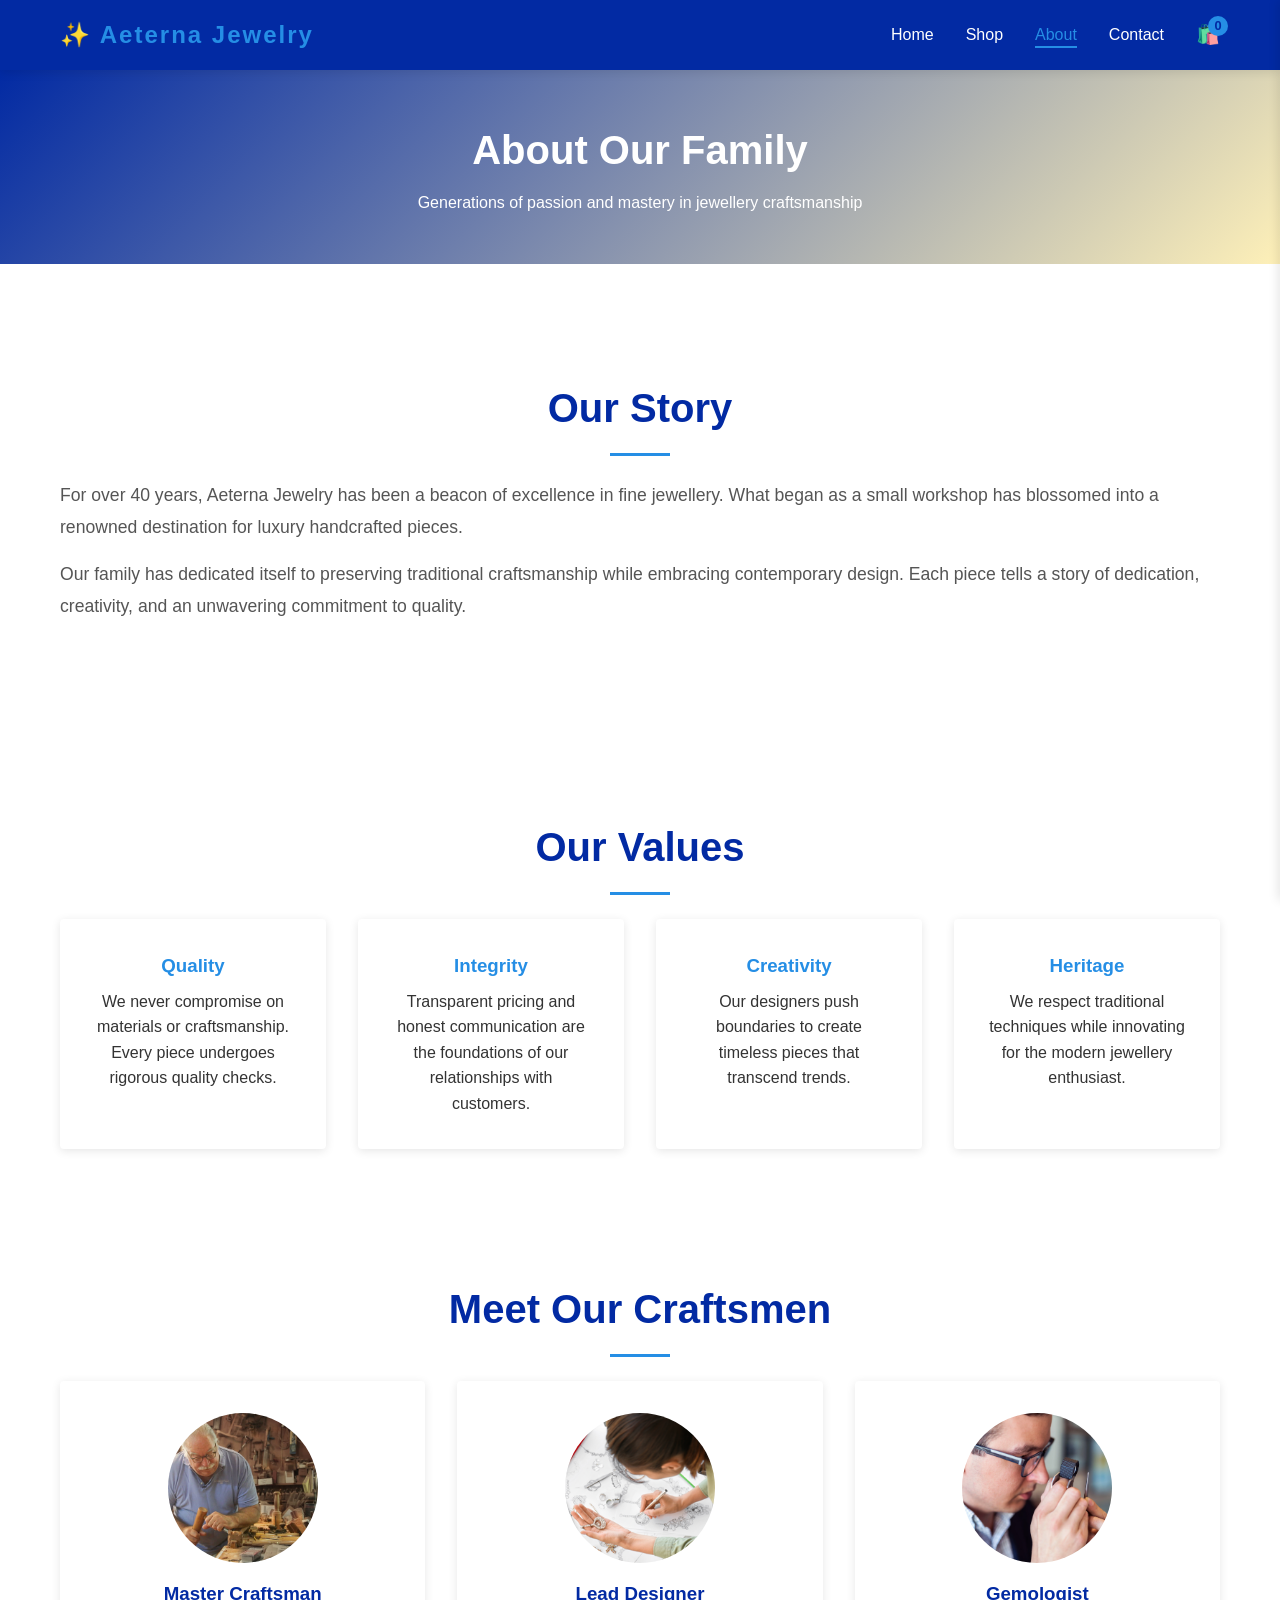
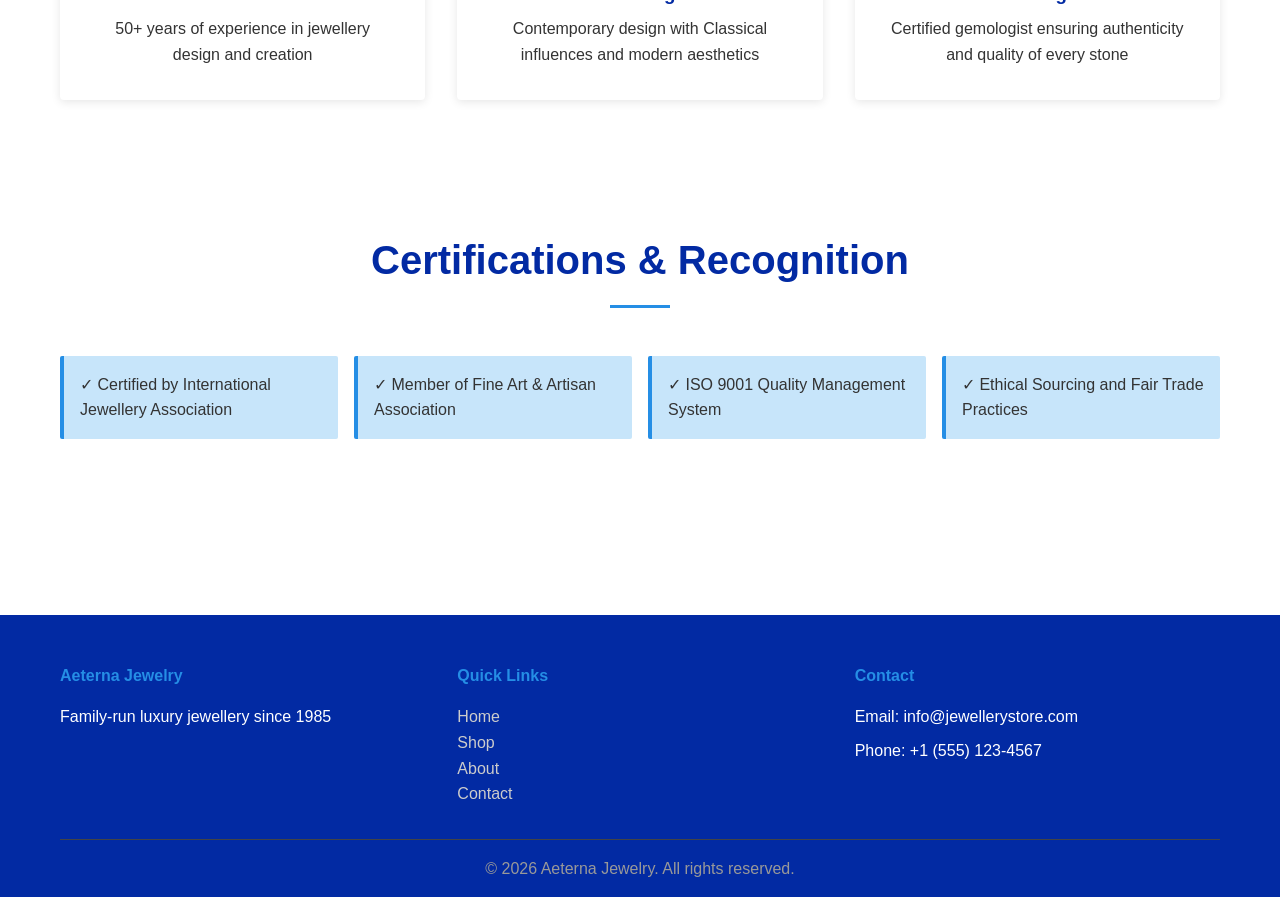
<file: pages/about.html>
<!DOCTYPE html>
<html lang="en">
<head>
    <meta charset="UTF-8">
    <meta name="viewport" content="width=device-width, initial-scale=1.0">
    <title>About - Aeterna Jewelry</title>
    <link rel="stylesheet" href="../css/styles.css">
</head>
<body>
    <!-- Navigation -->
    <nav class="navbar">
        <div class="nav-container">
            <div class="logo">
                <h1>✨ Aeterna Jewelry</h1>
            </div>
            <ul class="nav-menu">
                <li><a href="../index.html" class="nav-link">Home</a></li>
                <li><a href="shop.html" class="nav-link">Shop</a></li>
                <li><a href="about.html" class="nav-link active">About</a></li>
                <li><a href="contact.html" class="nav-link">Contact</a></li>
                <li><a href="#" class="nav-link cart-icon" onclick="toggleCart(event)">
                    <span id="cart-count" class="cart-badge">0</span> 🛍️
                </a></li>
            </ul>
        </div>
    </nav>

    <!-- Page Header -->
    <section class="page-header">
        <h1>About Our Family</h1>
        <p>Generations of passion and mastery in jewellery craftsmanship</p>
    </section>

    <!-- Main Content -->
    <div class="container page-content">
        <!-- Story Section -->
        <section class="story-section">
            <h2>Our Story</h2>
            <p>
                For over 40 years, Aeterna Jewelry has been a beacon of excellence in fine jewellery. 
                What began as a small workshop has blossomed into a renowned destination for luxury handcrafted pieces.
            </p>
            <p>
                Our family has dedicated itself to preserving traditional craftsmanship while embracing 
                contemporary design. Each piece tells a story of dedication, creativity, and an unwavering 
                commitment to quality.
            </p>
        </section>

        <!-- Values Section -->
        <section class="values-section">
            <h2>Our Values</h2>
            <div class="values-grid">
                <div class="value-card">
                    <h3>Quality</h3>
                    <p>We never compromise on materials or craftsmanship. Every piece undergoes rigorous quality checks.</p>
                </div>
                <div class="value-card">
                    <h3>Integrity</h3>
                    <p>Transparent pricing and honest communication are the foundations of our relationships with customers.</p>
                </div>
                <div class="value-card">
                    <h3>Creativity</h3>
                    <p>Our designers push boundaries to create timeless pieces that transcend trends.</p>
                </div>
                <div class="value-card">
                    <h3>Heritage</h3>
                    <p>We respect traditional techniques while innovating for the modern jewellery enthusiast.</p>
                </div>
            </div>
        </section>

        <!-- Team Section -->
        <section class="team-section">
            <h2>Meet Our Craftsmen</h2>
            <div class="team-grid">
                <div class="team-member">
                    <div class="member-avatar"><img src="../img/mastercraftsman.jpg" alt="Master Craftsman"></div>
                    <h3>Master Craftsman</h3>
                    <p>50+ years of experience in jewellery design and creation</p>
                </div>
                <div class="team-member">
                    <div class="member-avatar"><img src="../img/fem-jewel-designer.png" alt="Lead Designer"></div>
                    <h3>Lead Designer</h3>
                    <p>Contemporary design with Classical influences and modern aesthetics</p>
                </div>
                <div class="team-member">
                    <div class="member-avatar"><img src="../img/male-gemolo.png" alt="Gemologist"></div>
                    <h3>Gemologist</h3>
                    <p>Certified gemologist ensuring authenticity and quality of every stone</p>
                </div>
            </div>
        </section>

        <!-- Certifications Section -->
        <section class="certifications-section">
            <h2>Certifications & Recognition</h2>
            <div class="certifications-list">
                <div class="cert-item">✓ Certified by International Jewellery Association</div>
                <div class="cert-item">✓ Member of Fine Art & Artisan Association</div>
                <div class="cert-item">✓ ISO 9001 Quality Management System</div>
                <div class="cert-item">✓ Ethical Sourcing and Fair Trade Practices</div>
            </div>
        </section>
    </div>

    <!-- Footer -->
    <footer class="footer">
        <div class="container">
            <div class="footer-content">
                <div class="footer-section">
                    <h4>Aeterna Jewelry</h4>
                    <p>Family-run luxury jewellery since 1985</p>
                </div>
                <div class="footer-section">
                    <h4>Quick Links</h4>
                    <ul>
                        <li><a href="../index.html">Home</a></li>
                        <li><a href="shop.html">Shop</a></li>
                        <li><a href="about.html">About</a></li>
                        <li><a href="contact.html">Contact</a></li>
                    </ul>
                </div>
                <div class="footer-section">
                    <h4>Contact</h4>
                    <p>Email: info@jewellerystore.com</p>
                    <p>Phone: +1 (555) 123-4567</p>
                </div>
            </div>
            <div class="footer-bottom">
                <p>&copy; 2026 Aeterna Jewelry. All rights reserved.</p>
            </div>
        </div>
    </footer>

    <!-- Shopping Cart Sidebar -->
    <div id="cart-sidebar" class="cart-sidebar">
        <div class="cart-header">
            <h3>Shopping Cart</h3>
            <button onclick="toggleCart()" class="close-btn">&times;</button>
        </div>
        <div id="cart-items" class="cart-items">
            <p class="empty-message">Your cart is empty</p>
        </div>
        <div class="cart-footer">
            <div class="cart-total">
                <strong>Total:</strong>
                <span id="cart-total">$0.00</span>
            </div>
            <button onclick="checkout()" class="btn btn-primary btn-full">Proceed to Checkout</button>
        </div>
    </div>

    <div id="cart-overlay" class="cart-overlay" onclick="toggleCart()"></div>

    <script src="../js/products.js"></script>
    <script src="../js/cart.js"></script>
    <script src="../js/main.js"></script>
</body>
</html>
</file>
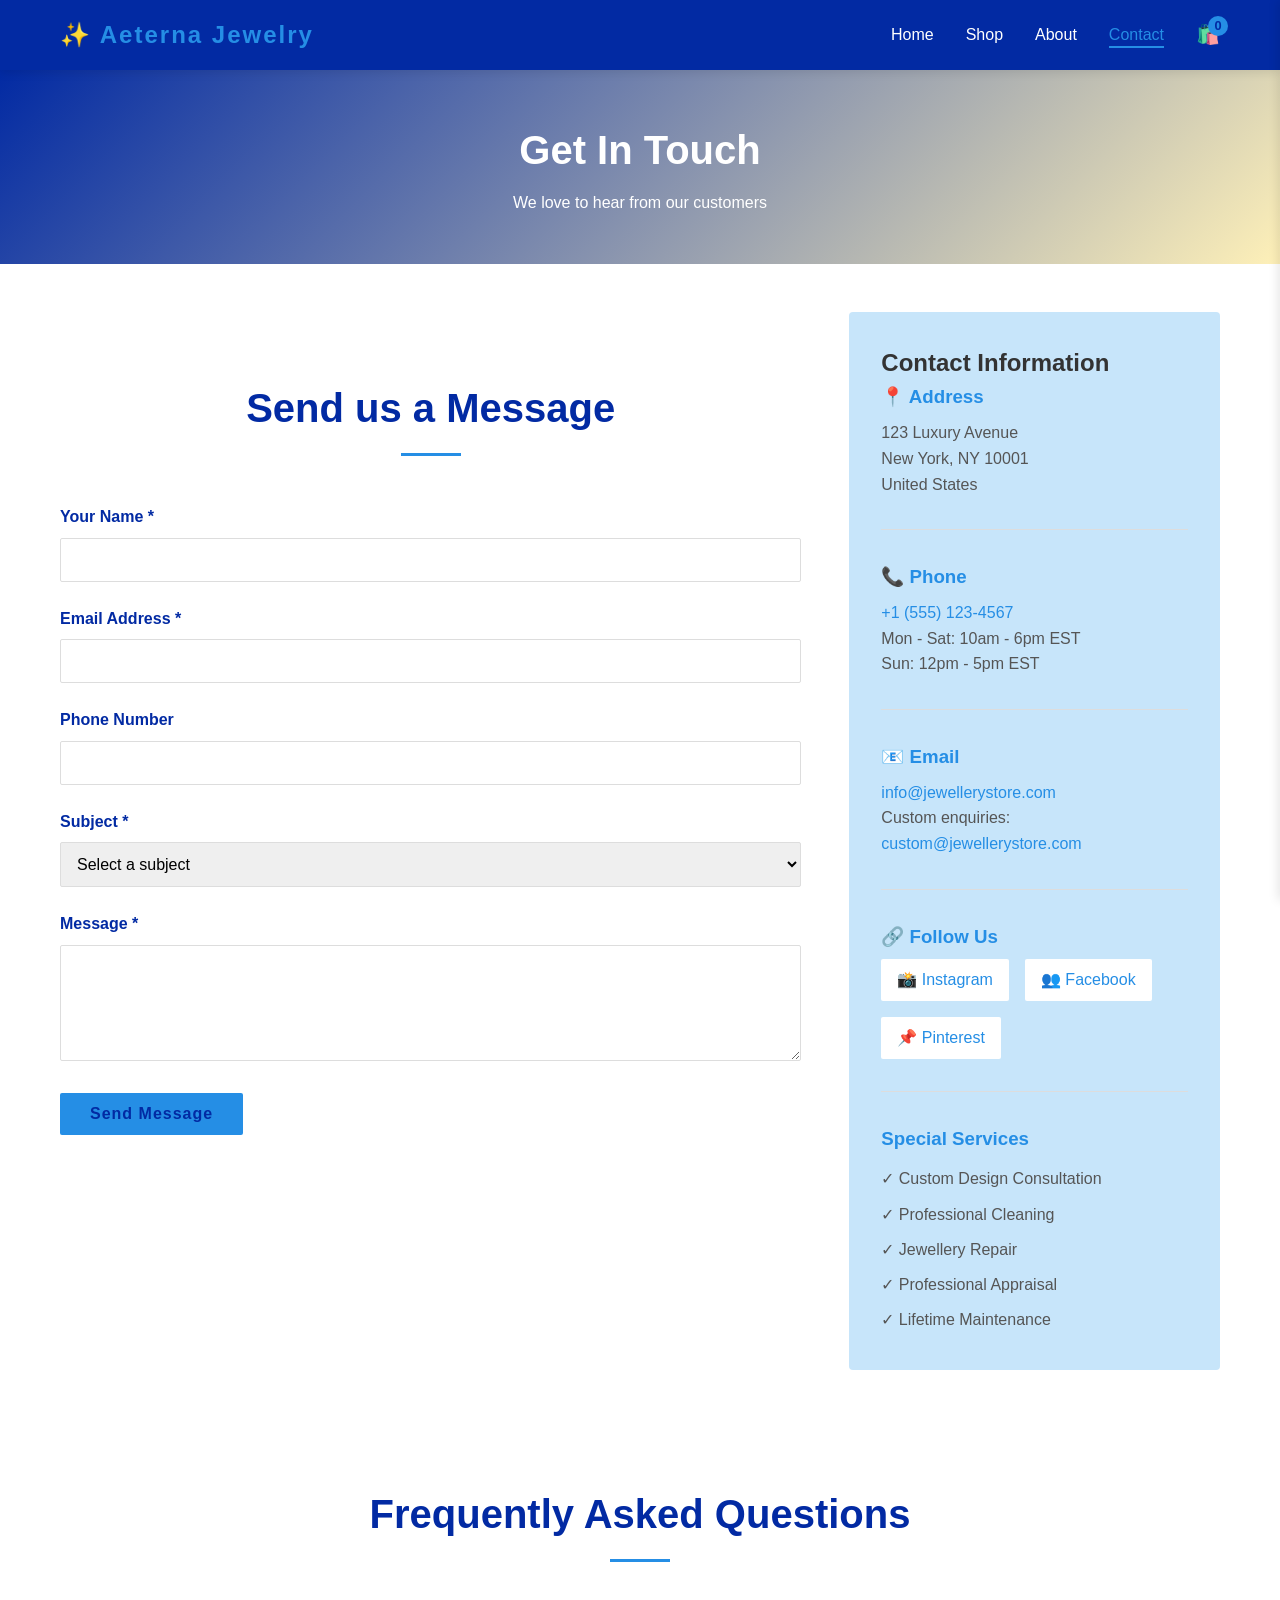
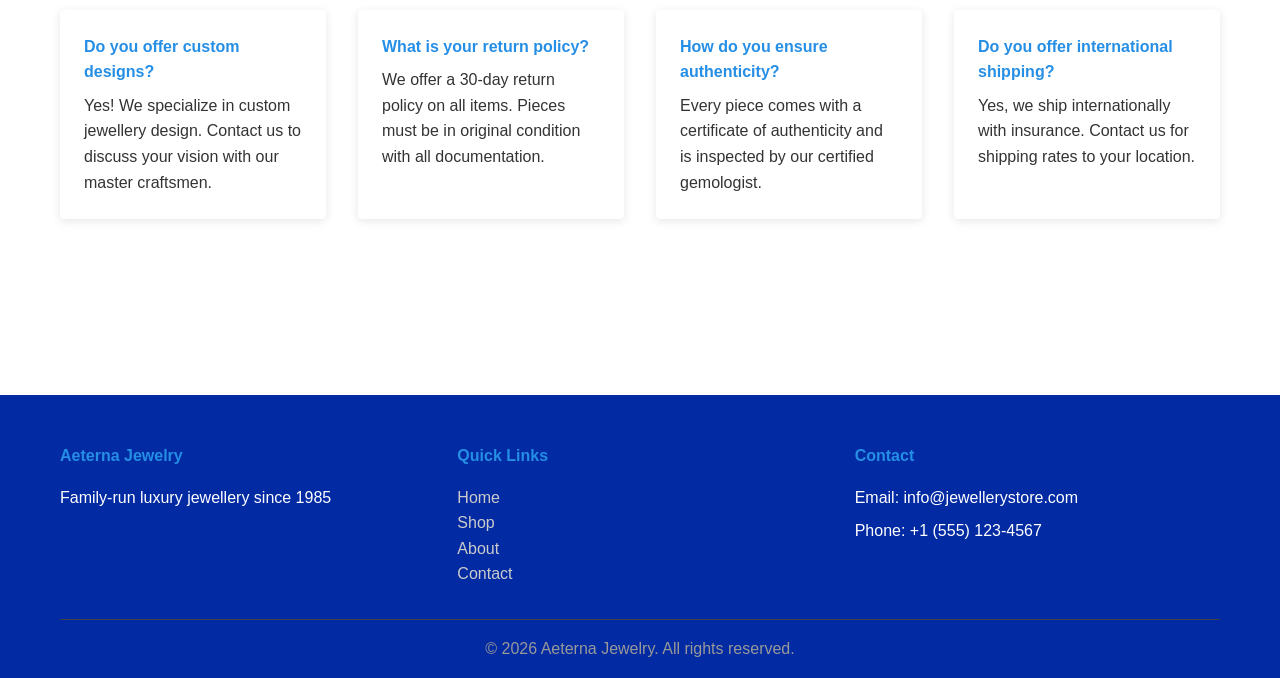
<file: pages/contact.html>
<!DOCTYPE html>
<html lang="en">
<head>
    <meta charset="UTF-8">
    <meta name="viewport" content="width=device-width, initial-scale=1.0">
    <title>Contact - Aeterna Jewelry</title>
    <link rel="stylesheet" href="../css/styles.css">
</head>
<body>
    <!-- Navigation -->
    <nav class="navbar">
        <div class="nav-container">
            <div class="logo">
                <h1>✨ Aeterna Jewelry</h1>
            </div>
            <ul class="nav-menu">
                <li><a href="../index.html" class="nav-link">Home</a></li>
                <li><a href="shop.html" class="nav-link">Shop</a></li>
                <li><a href="about.html" class="nav-link">About</a></li>
                <li><a href="contact.html" class="nav-link active">Contact</a></li>
                <li><a href="#" class="nav-link cart-icon" onclick="toggleCart(event)">
                    <span id="cart-count" class="cart-badge">0</span> 🛍️
                </a></li>
            </ul>
        </div>
    </nav>

    <!-- Page Header -->
    <section class="page-header">
        <h1>Get In Touch</h1>
        <p>We love to hear from our customers</p>
    </section>

    <!-- Contact Section -->
    <div class="container page-content">
        <div class="contact-wrapper">
            <!-- Contact Form -->
            <section class="contact-form-section">
                <h2>Send us a Message</h2>
                <form id="contact-form" class="contact-form" onsubmit="handleContactForm(event)">
                    <div class="form-group">
                        <label for="name">Your Name *</label>
                        <input type="text" id="name" name="name" required>
                    </div>
                    <div class="form-group">
                        <label for="email">Email Address *</label>
                        <input type="email" id="email" name="email" required>
                    </div>
                    <div class="form-group">
                        <label for="phone">Phone Number</label>
                        <input type="tel" id="phone" name="phone">
                    </div>
                    <div class="form-group">
                        <label for="subject">Subject *</label>
                        <select id="subject" name="subject" required>
                            <option value="">Select a subject</option>
                            <option value="general">General Inquiry</option>
                            <option value="custom">Custom Design</option>
                            <option value="repair">Repair & Maintenance</option>
                            <option value="appraisal">Appraisal</option>
                            <option value="other">Other</option>
                        </select>
                    </div>
                    <div class="form-group">
                        <label for="message">Message *</label>
                        <textarea id="message" name="message" rows="5" required></textarea>
                    </div>
                    <button type="submit" class="btn btn-primary">Send Message</button>
                    <p class="form-note" id="form-message" style="display:none;"></p>
                </form>
            </section>

            <!-- Contact Information -->
            <aside class="contact-info-section">
                <h2>Contact Information</h2>
                
                <div class="info-block">
                    <h3>📍 Address</h3>
                    <p>123 Luxury Avenue<br>New York, NY 10001<br>United States</p>
                </div>

                <div class="info-block">
                    <h3>📞 Phone</h3>
                    <p><a href="tel:+15551234567">+1 (555) 123-4567</a></p>
                    <p>Mon - Sat: 10am - 6pm EST<br>Sun: 12pm - 5pm EST</p>
                </div>

                <div class="info-block">
                    <h3>📧 Email</h3>
                    <p><a href="mailto:info@jewellerystore.com">info@jewellerystore.com</a></p>
                    <p>Custom enquiries: <a href="mailto:custom@jewellerystore.com">custom@jewellerystore.com</a></p>
                </div>

                <div class="info-block">
                    <h3>🔗 Follow Us</h3>
                    <div class="social-links">
                        <a href="#" title="Instagram">📸 Instagram</a>
                        <a href="#" title="Facebook">👥 Facebook</a>
                        <a href="#" title="Pinterest">📌 Pinterest</a>
                    </div>
                </div>

                <div class="info-block">
                    <h3>Special Services</h3>
                    <ul class="services-list">
                        <li>✓ Custom Design Consultation</li>
                        <li>✓ Professional Cleaning</li>
                        <li>✓ Jewellery Repair</li>
                        <li>✓ Professional Appraisal</li>
                        <li>✓ Lifetime Maintenance</li>
                    </ul>
                </div>
            </aside>
        </div>

        <!-- FAQ Section -->
        <section class="faq-section">
            <h2>Frequently Asked Questions</h2>
            <div class="faq-grid">
                <div class="faq-item">
                    <h4>Do you offer custom designs?</h4>
                    <p>Yes! We specialize in custom jewellery design. Contact us to discuss your vision with our master craftsmen.</p>
                </div>
                <div class="faq-item">
                    <h4>What is your return policy?</h4>
                    <p>We offer a 30-day return policy on all items. Pieces must be in original condition with all documentation.</p>
                </div>
                <div class="faq-item">
                    <h4>How do you ensure authenticity?</h4>
                    <p>Every piece comes with a certificate of authenticity and is inspected by our certified gemologist.</p>
                </div>
                <div class="faq-item">
                    <h4>Do you offer international shipping?</h4>
                    <p>Yes, we ship internationally with insurance. Contact us for shipping rates to your location.</p>
                </div>
            </div>
        </section>
    </div>

    <!-- Footer -->
    <footer class="footer">
        <div class="container">
            <div class="footer-content">
                <div class="footer-section">
                    <h4>Aeterna Jewelry</h4>
                    <p>Family-run luxury jewellery since 1985</p>
                </div>
                <div class="footer-section">
                    <h4>Quick Links</h4>
                    <ul>
                        <li><a href="../index.html">Home</a></li>
                        <li><a href="shop.html">Shop</a></li>
                        <li><a href="about.html">About</a></li>
                        <li><a href="contact.html">Contact</a></li>
                    </ul>
                </div>
                <div class="footer-section">
                    <h4>Contact</h4>
                    <p>Email: info@jewellerystore.com</p>
                    <p>Phone: +1 (555) 123-4567</p>
                </div>
            </div>
            <div class="footer-bottom">
                <p>&copy; 2026 Aeterna Jewelry. All rights reserved.</p>
            </div>
        </div>
    </footer>

    <!-- Shopping Cart Sidebar -->
    <div id="cart-sidebar" class="cart-sidebar">
        <div class="cart-header">
            <h3>Shopping Cart</h3>
            <button onclick="toggleCart()" class="close-btn">&times;</button>
        </div>
        <div id="cart-items" class="cart-items">
            <p class="empty-message">Your cart is empty</p>
        </div>
        <div class="cart-footer">
            <div class="cart-total">
                <strong>Total:</strong>
                <span id="cart-total">$0.00</span>
            </div>
            <button onclick="checkout()" class="btn btn-primary btn-full">Proceed to Checkout</button>
        </div>
    </div>

    <div id="cart-overlay" class="cart-overlay" onclick="toggleCart()"></div>

    <script src="../js/products.js"></script>
    <script src="../js/cart.js"></script>
    <script src="../js/contact.js"></script>
</body>
</html>
</file>
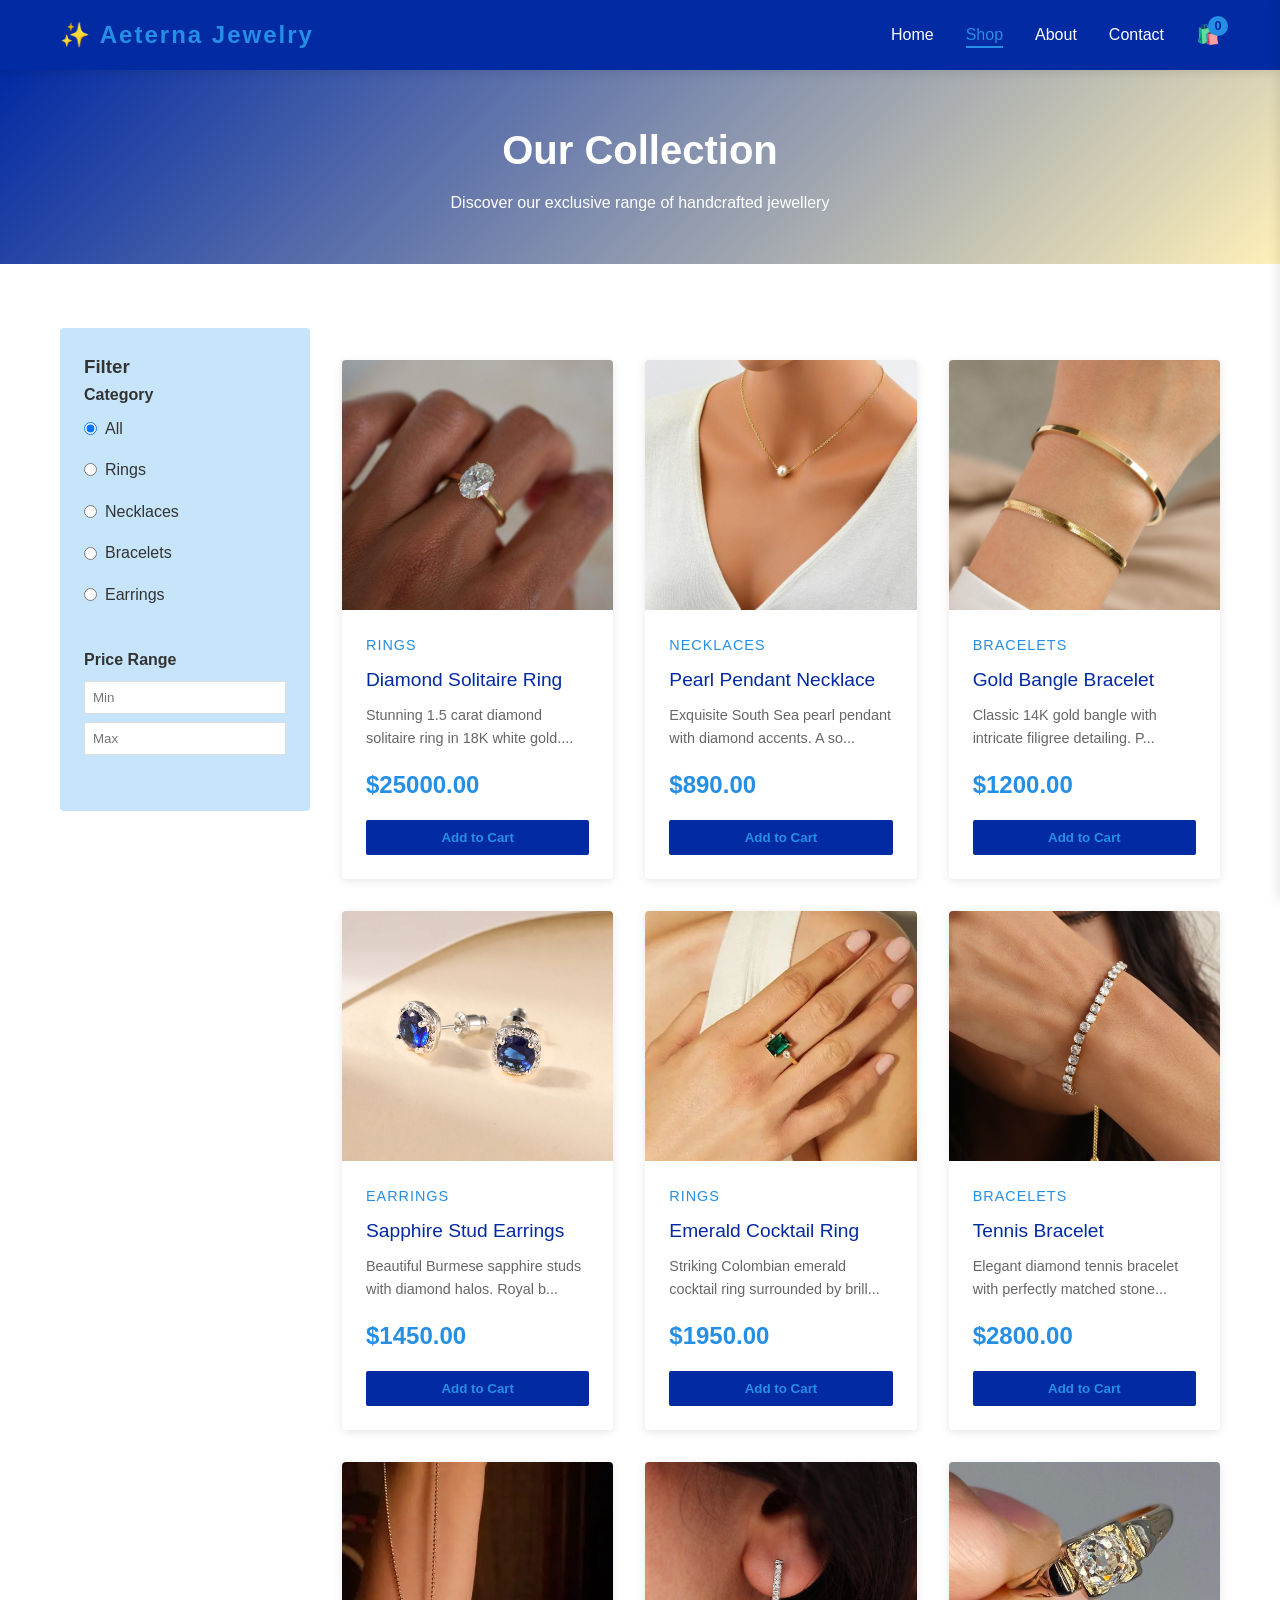
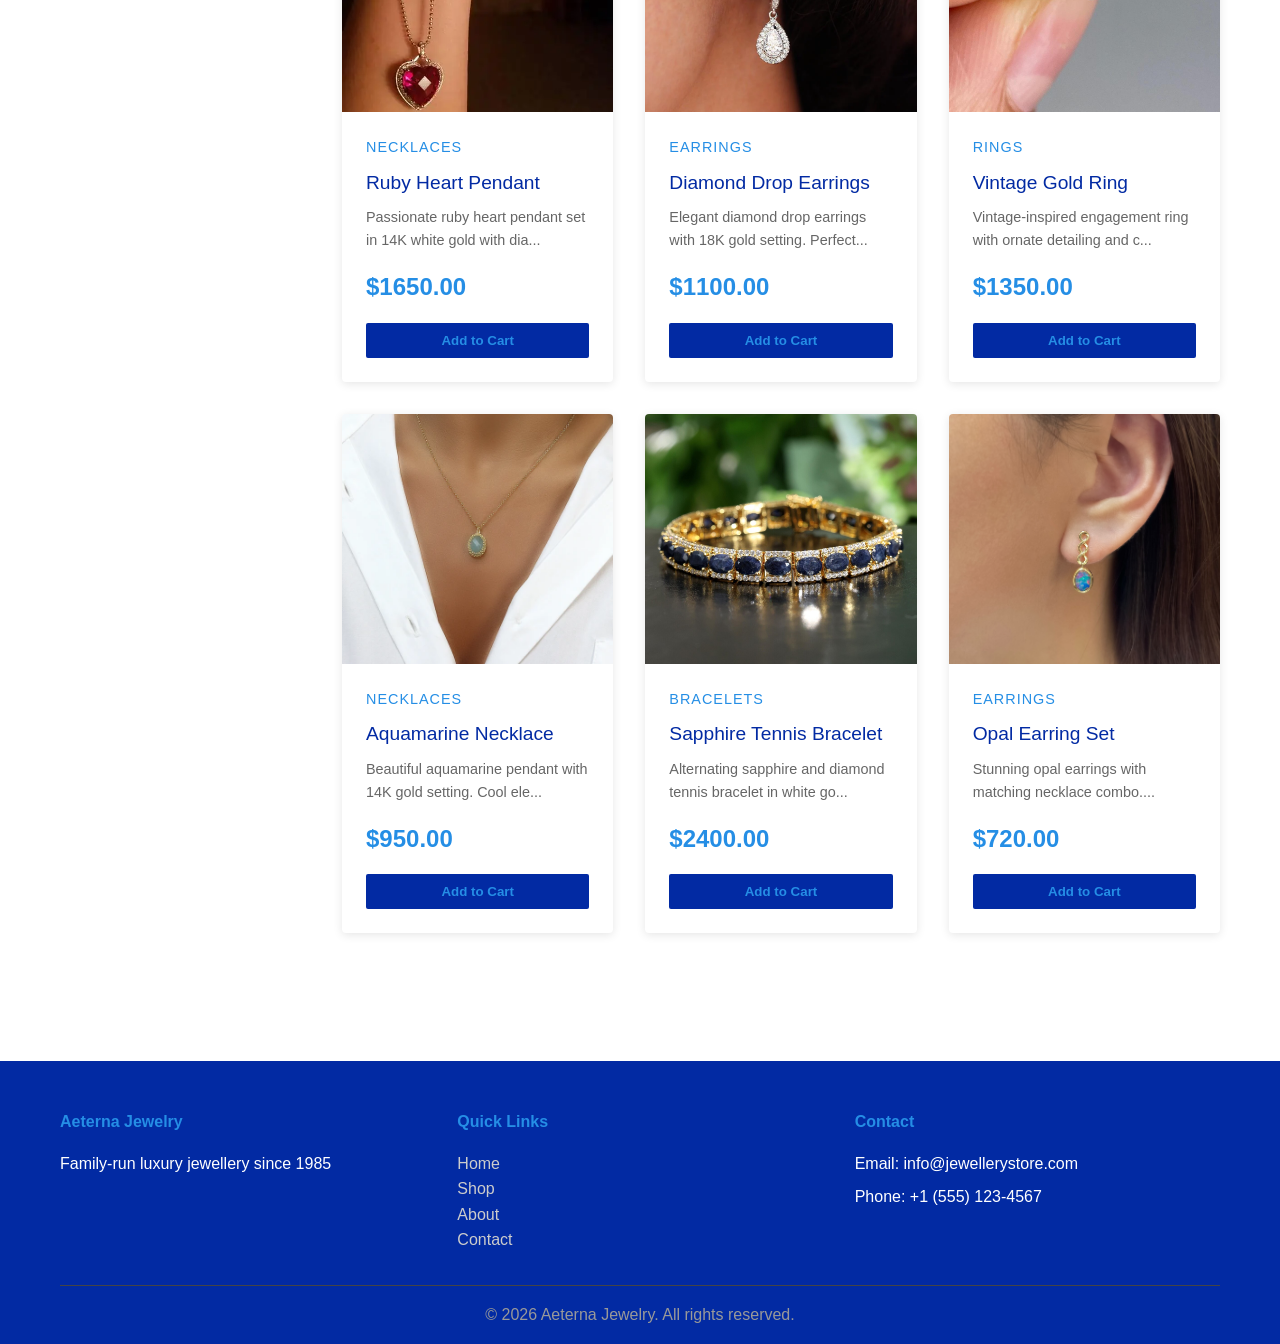
<file: pages/shop.html>
<!DOCTYPE html>
<html lang="en">
<head>
    <meta charset="UTF-8">
    <meta name="viewport" content="width=device-width, initial-scale=1.0">
    <title>Shop - Aeterna Jewelry</title>
    <link rel="stylesheet" href="../css/styles.css">
</head>
<body>
    <!-- Navigation -->
    <nav class="navbar">
        <div class="nav-container">
            <div class="logo">
                <h1>✨ Aeterna Jewelry</h1>
            </div>
            <ul class="nav-menu">
                <li><a href="../index.html" class="nav-link">Home</a></li>
                <li><a href="shop.html" class="nav-link active">Shop</a></li>
                <li><a href="about.html" class="nav-link">About</a></li>
                <li><a href="contact.html" class="nav-link">Contact</a></li>
                <li><a href="#" class="nav-link cart-icon" onclick="toggleCart(event)">
                    <span id="cart-count" class="cart-badge">0</span> 🛍️
                </a></li>
            </ul>
        </div>
    </nav>

    <!-- Page Header -->
    <section class="page-header">
        <h1>Our Collection</h1>
        <p>Discover our exclusive range of handcrafted jewellery</p>
    </section>

    <!-- Shop Section -->
    <section class="shop-section">
        <div class="container">
            <!-- Filters -->
            <aside class="filters">
                <h3>Filter</h3>
                <div class="filter-group">
                    <label><strong>Category</strong></label>
                    <div class="filter-options">
                        <label><input type="radio" name="category" value="all" checked onchange="filterProducts()"> All</label>
                        <label><input type="radio" name="category" value="rings" onchange="filterProducts()"> Rings</label>
                        <label><input type="radio" name="category" value="necklaces" onchange="filterProducts()"> Necklaces</label>
                        <label><input type="radio" name="category" value="bracelets" onchange="filterProducts()"> Bracelets</label>
                        <label><input type="radio" name="category" value="earrings" onchange="filterProducts()"> Earrings</label>
                    </div>
                </div>
                <div class="filter-group">
                    <label><strong>Price Range</strong></label>
                    <div class="price-filter">
                        <input type="number" id="min-price" placeholder="Min" onchange="filterProducts()">
                        <input type="number" id="max-price" placeholder="Max" onchange="filterProducts()">
                    </div>
                </div>
            </aside>

            <!-- Products Grid -->
            <main class="shop-main">
                <div id="products-grid" class="products-grid">
                    <!-- Products will load here -->
                </div>
            </main>
        </div>
    </section>

    <!-- Footer -->
    <footer class="footer">
        <div class="container">
            <div class="footer-content">
                <div class="footer-section">
                    <h4>Aeterna Jewelry</h4>
                    <p>Family-run luxury jewellery since 1985</p>
                </div>
                <div class="footer-section">
                    <h4>Quick Links</h4>
                    <ul>
                        <li><a href="../index.html">Home</a></li>
                        <li><a href="shop.html">Shop</a></li>
                        <li><a href="about.html">About</a></li>
                        <li><a href="contact.html">Contact</a></li>
                    </ul>
                </div>
                <div class="footer-section">
                    <h4>Contact</h4>
                    <p>Email: info@jewellerystore.com</p>
                    <p>Phone: +1 (555) 123-4567</p>
                </div>
            </div>
            <div class="footer-bottom">
                <p>&copy; 2026 Aeterna Jewelry. All rights reserved.</p>
            </div>
        </div>
    </footer>

    <!-- Shopping Cart Sidebar -->
    <div id="cart-sidebar" class="cart-sidebar">
        <div class="cart-header">
            <h3>Shopping Cart</h3>
            <button onclick="toggleCart()" class="close-btn">&times;</button>
        </div>
        <div id="cart-items" class="cart-items">
            <p class="empty-message">Your cart is empty</p>
        </div>
        <div class="cart-footer">
            <div class="cart-total">
                <strong>Total:</strong>
                <span id="cart-total">$0.00</span>
            </div>
            <button onclick="checkout()" class="btn btn-primary btn-full">Proceed to Checkout</button>
        </div>
    </div>

    <div id="cart-overlay" class="cart-overlay" onclick="toggleCart()"></div>

    <!-- Product Modal -->
    <div id="product-modal" class="modal">
        <div class="modal-content">
            <span class="close-modal" onclick="closeModal()">&times;</span>
            <div class="modal-body">
                <div id="modal-image" class="modal-image"></div>
                <div id="modal-details" class="modal-details"></div>
            </div>
        </div>
    </div>

    <script src="../js/products.js"></script>
    <script src="../js/cart.js"></script>
    <script src="../js/shop.js"></script>
</body>
</html>
</file>
<file: css/styles.css>
/* ================================
   GLOBAL STYLES
   ================================ */
* {
    margin: 0;
    padding: 0;
    box-sizing: border-box;
}

:root {
    --primary-color: #258ee5;
    --dark-color: #022aa3;
    --light-color: #c7e5fa;
    --accent-color: #fef0b8;
    --text-color: #333;
    --border-color: #ddd;
    --shadow: 0 2px 10px rgba(0, 0, 0, 0.1);
    --font-main: 'Segoe UI', Tahoma, Geneva, Verdana, sans-serif;
}

html {
    scroll-behavior: smooth;
}

body {
    font-family: var(--font-main);
    color: var(--text-color);
    background-color: #fff;
    line-height: 1.6;
}

.container {
    max-width: 1200px;
    margin: 0 auto;
    padding: 0 20px;
}

/* ================================
   NAVIGATION
   ================================ */
.navbar {
    background: var(--dark-color);
    color: white;
    padding: 1rem 0;
    position: sticky;
    top: 0;
    z-index: 100;
    box-shadow: var(--shadow);
}

.nav-container {
    display: flex;
    justify-content: space-between;
    align-items: center;
    max-width: 1200px;
    margin: 0 auto;
    padding: 0 20px;
}

.logo h1 {
    font-size: 1.5rem;
    letter-spacing: 2px;
    color: var(--primary-color);
    cursor: pointer;
}

.nav-menu {
    display: flex;
    list-style: none;
    gap: 2rem;
    align-items: center;
}

.nav-link {
    color: white;
    text-decoration: none;
    transition: color 0.3s ease;
    position: relative;
}

.nav-link:hover,
.nav-link.active {
    color: var(--primary-color);
}

.nav-link::after {
    content: '';
    position: absolute;
    bottom: -5px;
    left: 0;
    width: 0;
    height: 2px;
    background: var(--primary-color);
    transition: width 0.3s ease;
}

.nav-link:hover::after,
.nav-link.active::after {
    width: 100%;
}

.cart-icon {
    position: relative;
    font-size: 1.2rem;
}

.cart-badge {
    position: absolute;
    top: -8px;
    right: -8px;
    background: var(--primary-color);
    color: var(--dark-color);
    border-radius: 50%;
    width: 20px;
    height: 20px;
    display: flex;
    align-items: center;
    justify-content: center;
    font-size: 0.8rem;
    font-weight: bold;
}

/* ================================
   HERO SECTION
   ================================ */
.hero {
    background: linear-gradient(135deg, var(--dark-color) 0%, var(--accent-color) 100%);
    background-image: url('/The-Jewellery-Store/img/hero-image.png');
    background-size: cover;
    background-position: center;
    color: white;
    padding: 120px 20px;
    text-align: center;
    min-height: 900px;
    display: flex;
    flex-direction:column; 
    justify-content: flex-end;
}

.hero-content h2 {
    font-size: 5rem;
    margin-bottom: 1rem;
    font-weight: 800;
    letter-spacing: 3px;
    text-transform: uppercase;
    text-shadow: 0 4px 15px rgba(0, 0, 0, 0.45);
}

.hero-content p {
    font-size: 1.3rem;
    margin-bottom: 2rem;
    opacity: 0.9;
}

/* ================================
   BUTTONS
   ================================ */
.btn {
    display: inline-block;
    padding: 12px 30px;
    border: none;
    border-radius: 2px;
    cursor: pointer;
    font-size: 1rem;
    text-decoration: none;
    transition: all 0.3s ease;
    font-weight: 600;
    letter-spacing: 1px;
}

.btn-primary {
    background: var(--primary-color);
    color: var(--dark-color);
}

.btn-primary:hover {
    transform: translateY(-2px);
    box-shadow: 0 5px 20px rgba(212, 175, 55, 0.3);
}

.btn-secondary {
    background: white;
    color: var(--dark-color);
    border: 2px solid var(--primary-color);
}

.btn-secondary:hover {
    background: var(--primary-color);
    color: white;
}

.btn-full {
    width: 100%;
}

/* ================================
   SECTIONS
   ================================ */
section {
    padding: 4rem 0;
}

section h2 {
    text-align: center;
    font-size: 2.5rem;
    margin-bottom: 3rem;
    color: var(--dark-color);
    position: relative;
    padding-bottom: 1rem;
}

section h2::after {
    content: '';
    position: absolute;
    bottom: 0;
    left: 50%;
    transform: translateX(-50%);
    width: 60px;
    height: 3px;
    background: var(--primary-color);
}

/* ================================
   PRODUCTS GRID
   ================================ */
.products-grid {
    display: grid;
    grid-template-columns: repeat(auto-fill, minmax(250px, 1fr));
    gap: 2rem;
    margin-top: 2rem;
}

.product-card {
    background: white;
    border-radius: 4px;
    overflow: hidden;
    box-shadow: var(--shadow);
    transition: all 0.3s ease;
    cursor: pointer;
}

.product-card:hover {
    transform: translateY(-5px);
    box-shadow: 0 5px 30px rgba(0, 0, 0, 0.2);
}

.product-image {
    width: 100%;
    height: 250px;
    background: linear-gradient(135deg, #e0e0e0 0%, #f5f5f5 100%);
    display: flex;
    align-items: center;
    justify-content: center;
    font-size: 3rem;
    color: var(--primary-color);
}

/* ensure real product images fill the card */
.product-image img {
    width: 100%;
    height: 100%;
    object-fit: cover;
    display: block;
}

.product-info {
    padding: 1.5rem;
}

.product-category {
    color: var(--primary-color);
    font-size: 0.9rem;
    text-transform: uppercase;
    letter-spacing: 1px;
}

.product-name {
    font-size: 1.2rem;
    margin: 0.5rem 0;
    color: var(--dark-color);
}

.product-description {
    font-size: 0.9rem;
    color: #666;
    margin: 0.5rem 0;
}

.product-price {
    font-size: 1.5rem;
    color: var(--primary-color);
    font-weight: bold;
    margin: 1rem 0;
}

.add-to-cart-btn {
    width: 100%;
    padding: 10px;
    background: var(--dark-color);
    color: var(--primary-color);
    border: none;
    border-radius: 2px;
    cursor: pointer;
    font-weight: 600;
    transition: all 0.3s ease;
}

.add-to-cart-btn:hover {
    background: var(--primary-color);
    color: var(--dark-color);
}

/* ================================
   FEATURED SECTION
   ================================ */
.featured-section {
    background: var(--light-color);
}

/* ================================
   FEATURES SECTION
   ================================ */
.features-grid {
    display: grid;
    grid-template-columns: repeat(auto-fit, minmax(250px, 1fr));
    gap: 2rem;
}

.feature-card {
    background: white;
    padding: 2rem;
    text-align: center;
    border-radius: 4px;
    box-shadow: var(--shadow);
    transition: transform 0.3s ease;
}

.feature-card:hover {
    transform: translateY(-5px);
}

.feature-icon {
    font-size: 2.5rem;
    margin-bottom: 1rem;
}

.feature-card h3 {
    color: var(--dark-color);
    margin-bottom: 0.5rem;
}

/* ================================
   NEWSLETTER SECTION
   ================================ */
.newsletter-section {
    background: linear-gradient(135deg, var(--dark-color) 0%, var(--accent-color) 100%);
    color: white;
    text-align: center;
}

.newsletter-section h2 {
    color: white;
}

.newsletter-form {
    display: flex;
    gap: 1rem;
    max-width: 500px;
    margin: 0 auto;
    flex-wrap: wrap;
}

.newsletter-form input {
    flex: 1;
    min-width: 250px;
    padding: 12px 15px;
    border: none;
    border-radius: 2px;
}

.newsletter-form input::placeholder {
    color: #999;
}

/* ================================
   FOOTER
   ================================ */
.footer {
    background: var(--dark-color);
    color: white;
    padding: 3rem 0 1rem;
    margin-top: 4rem;
}

.footer-content {
    display: grid;
    grid-template-columns: repeat(auto-fit, minmax(250px, 1fr));
    gap: 2rem;
    margin-bottom: 2rem;
}

.footer-section h4 {
    color: var(--primary-color);
    margin-bottom: 1rem;
}

.footer-section ul {
    list-style: none;
}

.footer-section a {
    color: #ccc;
    text-decoration: none;
    transition: color 0.3s ease;
}

.footer-section a:hover {
    color: var(--primary-color);
}

.footer-section p {
    margin-bottom: 0.5rem;
}

.footer-bottom {
    border-top: 1px solid #444;
    padding-top: 1rem;
    text-align: center;
    color: #999;
}

/* ================================
   CART SIDEBAR
   ================================ */
.cart-sidebar {
    position: fixed;
    right: -400px;
    top: 0;
    width: 400px;
    height: 100vh;
    background: white;
    box-shadow: -2px 0 10px rgba(0, 0, 0, 0.1);
    z-index: 1000;
    transition: right 0.3s ease;
    display: flex;
    flex-direction: column;
    border-left: 1px solid var(--border-color);
}

.cart-sidebar.active {
    right: 0;
}

.cart-header {
    display: flex;
    justify-content: space-between;
    align-items: center;
    padding: 1.5rem;
    border-bottom: 1px solid var(--border-color);
    background: var(--dark-color);
    color: white;
}

.cart-header h3 {
    margin: 0;
}

.close-btn {
    background: none;
    border: none;
    font-size: 1.5rem;
    cursor: pointer;
    color: white;
}

.cart-items {
    flex: 1;
    overflow-y: auto;
    padding: 1rem;
}

.empty-message {
    text-align: center;
    color: #999;
    padding: 2rem 0;
}

.cart-item {
    display: flex;
    gap: 1rem;
    padding: 1rem;
    border-bottom: 1px solid var(--border-color);
    background: var(--light-color);
    margin-bottom: 0.5rem;
    border-radius: 2px;
}

.cart-item-image {
    width: 60px;
    height: 60px;
    background: white;
    border-radius: 2px;
    display: flex;
    align-items: center;
    justify-content: center;
    font-size: 1.5rem;
}

.cart-item-details {
    flex: 1;
}

.cart-item-name {
    font-weight: bold;
    margin-bottom: 0.25rem;
}

.cart-item-price {
    color: var(--primary-color);
    font-weight: 600;
}

.cart-item-quantity {
    display: flex;
    align-items: center;
    gap: 0.5rem;
    margin-top: 0.5rem;
}

.qty-btn {
    background: var(--primary-color);
    border: none;
    width: 24px;
    height: 24px;
    cursor: pointer;
    border-radius: 2px;
    font-weight: bold;
    color: var(--dark-color);
}

.remove-btn {
    background: #ff6b6b;
    color: white;
    border: none;
    padding: 0.25rem 0.5rem;
    cursor: pointer;
    border-radius: 2px;
    font-size: 0.8rem;
}

.cart-footer {
    padding: 1.5rem;
    border-top: 2px solid var(--border-color);
    background: var(--light-color);
}

.cart-total {
    display: flex;
    justify-content: space-between;
    margin-bottom: 1rem;
    font-size: 1.2rem;
}

.cart-overlay {
    position: fixed;
    top: 0;
    left: 0;
    right: 0;
    bottom: 0;
    background: rgba(0, 0, 0, 0.5);
    z-index: 999;
    display: none;
}

.cart-overlay.active {
    display: block;
}

/* ================================
   SHOP PAGE STYLES
   ================================ */
.shop-section {
    min-height: 60vh;
}

.shop-section .container {
    display: flex;
    gap: 2rem;
}

.filters {
    width: 250px;
    background: var(--light-color);
    padding: 1.5rem;
    border-radius: 4px;
    height: fit-content;
}

.filter-group {
    margin-bottom: 2rem;
}

.filter-group label {
    display: block;
    margin-bottom: 0.5rem;
}

.filter-options {
    display: flex;
    flex-direction: column;
    gap: 0.5rem;
}

.filter-options label {
    display: flex;
    align-items: center;
    gap: 0.5rem;
    cursor: pointer;
}

.price-filter {
    display: flex;
    flex-direction: column;
    gap: 0.5rem;
}

.price-filter input {
    padding: 0.5rem;
    border: 1px solid var(--border-color);
    border-radius: 2px;
}

.shop-main {
    flex: 1;
}

/* ================================
   PAGE STYLES
   ================================ */
.page-header {
    background: linear-gradient(135deg, var(--dark-color) 0%, var(--accent-color) 100%);
    color: white;
    padding: 3rem 20px;
    text-align: center;
}

.page-header h1 {
    font-size: 2.5rem;
    margin-bottom: 0.5rem;
}

.page-content {
    padding: 3rem 20px;
}

/* ================================
   STORY & VALUES SECTIONS
   ================================ */
.story-section {
    margin-bottom: 3rem;
}

.story-section h2,
.values-section h2,
.team-section h2 {
    margin-bottom: 1.5rem;
}

.story-section p {
    font-size: 1.1rem;
    line-height: 1.8;
    color: #555;
    margin-bottom: 1rem;
}

.values-grid {
    display: grid;
    grid-template-columns: repeat(auto-fit, minmax(200px, 1fr));
    gap: 2rem;
}

.value-card {
    background: white;
    padding: 2rem;
    border-radius: 4px;
    box-shadow: var(--shadow);
    text-align: center;
}

.value-card h3 {
    color: var(--primary-color);
    margin-bottom: 0.5rem;
}

/* ================================
   TEAM SECTION
   ================================ */
.team-grid {
    display: grid;
    grid-template-columns: repeat(auto-fit, minmax(250px, 1fr));
    gap: 2rem;
}

.team-member {
    background: white;
    padding: 2rem;
    text-align: center;
    border-radius: 4px;
    box-shadow: var(--shadow);
}

.member-avatar {
    width: 150px;
    height: 150px;
    margin: 0 auto 1rem;
    overflow: hidden;
    border-radius: 50%;
}

.member-avatar img {
    width: 100%;
    height: 100%;
    object-fit: cover;
}

.team-member h3 {
    color: var(--dark-color);
    margin-bottom: 0.5rem;
}

/* ================================
   CERTIFICATIONS
   ================================ */
.certifications-list {
    display: grid;
    grid-template-columns: repeat(auto-fit, minmax(250px, 1fr));
    gap: 1rem;
}

.cert-item {
    background: var(--light-color);
    padding: 1rem;
    border-left: 4px solid var(--primary-color);
    border-radius: 2px;
}

/* ================================
   CONTACT PAGE
   ================================ */
.contact-wrapper {
    display: grid;
    grid-template-columns: 2fr 1fr;
    gap: 3rem;
    margin-bottom: 3rem;
}

.contact-form {
    background: white;
}

.form-group {
    margin-bottom: 1.5rem;
}

.form-group label {
    display: block;
    margin-bottom: 0.5rem;
    font-weight: 600;
    color: var(--dark-color);
}

.form-group input,
.form-group select,
.form-group textarea {
    width: 100%;
    padding: 0.75rem;
    border: 1px solid var(--border-color);
    border-radius: 2px;
    font-family: var(--font-main);
    font-size: 1rem;
}

.form-group input:focus,
.form-group select:focus,
.form-group textarea:focus {
    outline: none;
    border-color: var(--primary-color);
    box-shadow: 0 0 5px rgba(212, 175, 55, 0.3);
}

.form-note {
    margin-top: 1rem;
    padding: 0.75rem;
    border-radius: 2px;
    text-align: center;
}

.form-note.success {
    background: #d4edda;
    color: #155724;
    border: 1px solid #c3e6cb;
}

.form-note.error {
    background: #f8d7da;
    color: #721c24;
    border: 1px solid #f5c6cb;
}

.contact-info-section {
    background: var(--light-color);
    padding: 2rem;
    border-radius: 4px;
    height: fit-content;
}

.info-block {
    margin-bottom: 2rem;
    padding-bottom: 2rem;
    border-bottom: 1px solid var(--border-color);
}

.info-block:last-child {
    border-bottom: none;
    margin-bottom: 0;
    padding-bottom: 0;
}

.info-block h3 {
    color: var(--primary-color);
    margin-bottom: 0.5rem;
}

.info-block p {
    color: #555;
}

.info-block a {
    color: var(--primary-color);
    text-decoration: none;
}

.info-block a:hover {
    text-decoration: underline;
}

.social-links {
    display: flex;
    gap: 1rem;
    flex-wrap: wrap;
}

.social-links a {
    display: inline-block;
    padding: 0.5rem 1rem;
    background: white;
    border-radius: 2px;
    text-decoration: none;
    transition: all 0.3s ease;
}

.social-links a:hover {
    background: var(--primary-color);
    color: var(--dark-color);
}

.services-list {
    list-style: none;
}

.services-list li {
    padding: 0.3rem 0;
    color: #555;
}

/* ================================
   FAQ SECTION
   ================================ */
.faq-section {
    margin-top: 3rem;
}

.faq-grid {
    display: grid;
    grid-template-columns: repeat(auto-fit, minmax(250px, 1fr));
    gap: 2rem;
}

.faq-item {
    background: white;
    padding: 1.5rem;
    border-radius: 4px;
    box-shadow: var(--shadow);
}

.faq-item h4 {
    color: var(--primary-color);
    margin-bottom: 0.5rem;
}

/* ================================
   MODAL
   ================================ */
.modal {
    display: none;
    position: fixed;
    z-index: 2000;
    left: 0;
    top: 0;
    width: 100%;
    height: 100%;
    background: rgba(0, 0, 0, 0.7);
}

.modal.active {
    display: flex;
    align-items: center;
    justify-content: center;
}

.modal-content {
    background: white;
    border-radius: 4px;
    max-width: 800px;
    width: 90%;
    max-height: 90vh;
    overflow-y: auto;
    position: relative;
}

.close-modal {
    position: absolute;
    right: 1rem;
    top: 1rem;
    font-size: 2rem;
    cursor: pointer;
    background: white;
    width: 40px;
    height: 40px;
    display: flex;
    align-items: center;
    justify-content: center;
    border-radius: 50%;
    z-index: 10;
}

.close-modal:hover {
    background: var(--light-color);
}

.modal-body {
    display: grid;
    grid-template-columns: 1fr 1fr;
    gap: 2rem;
    padding: 2rem;
}

.modal-image {
    display: flex;
    align-items: center;
    justify-content: center;
    background: var(--light-color);
    border-radius: 4px;
    min-height: 300px;
    font-size: 3rem;
}

.modal-image img {
    max-width: 100%;
    max-height: 100%;
    object-fit: contain;
    display: block;
}

.modal-details {
    display: flex;
    flex-direction: column;
}

.modal-details h3 {
    font-size: 1.5rem;
    margin-bottom: 0.5rem;
    color: var(--dark-color);
}

.modal-details .product-price {
    margin: 1rem 0;
}

.modal-details .product-description {
    color: #666;
    margin-bottom: 1rem;
}

/* ================================
   RESPONSIVE DESIGN
   ================================ */
@media (max-width: 768px) {
    .nav-menu {
        gap: 1rem;
    }

    .hero-content h2 {
        font-size: 2rem;
    }

    .products-grid {
        grid-template-columns: repeat(auto-fill, minmax(150px, 1fr));
        gap: 1rem;
    }

    .shop-section .container {
        flex-direction: column;
    }

    .filters {
        width: 100%;
    }

    .contact-wrapper {
        grid-template-columns: 1fr;
    }

    .modal-body {
        grid-template-columns: 1fr;
    }

    .carter-sidebar {
        width: 100%;
        right: -100%;
    }

    section h2 {
        font-size: 1.8rem;
    }

    .newsletter-form {
        flex-direction: column;
    }

    .newsletter-form input {
        min-width: 100%;
    }
}

@media (max-width: 480px) {
    .nav-menu {
        gap: 0.5rem;
        font-size: 0.9rem;
    }

    .logo h1 {
        font-size: 1rem;
    }

    .hero-content h2 {
        font-size: 1.5rem;
    }

    .hero-content p {
        font-size: 1rem;
    }

    .products-grid {
        grid-template-columns: 1fr;
    }

    .values-grid,
    .team-grid,
    .faq-grid {
        grid-template-columns: 1fr;
    }
}
</file>
